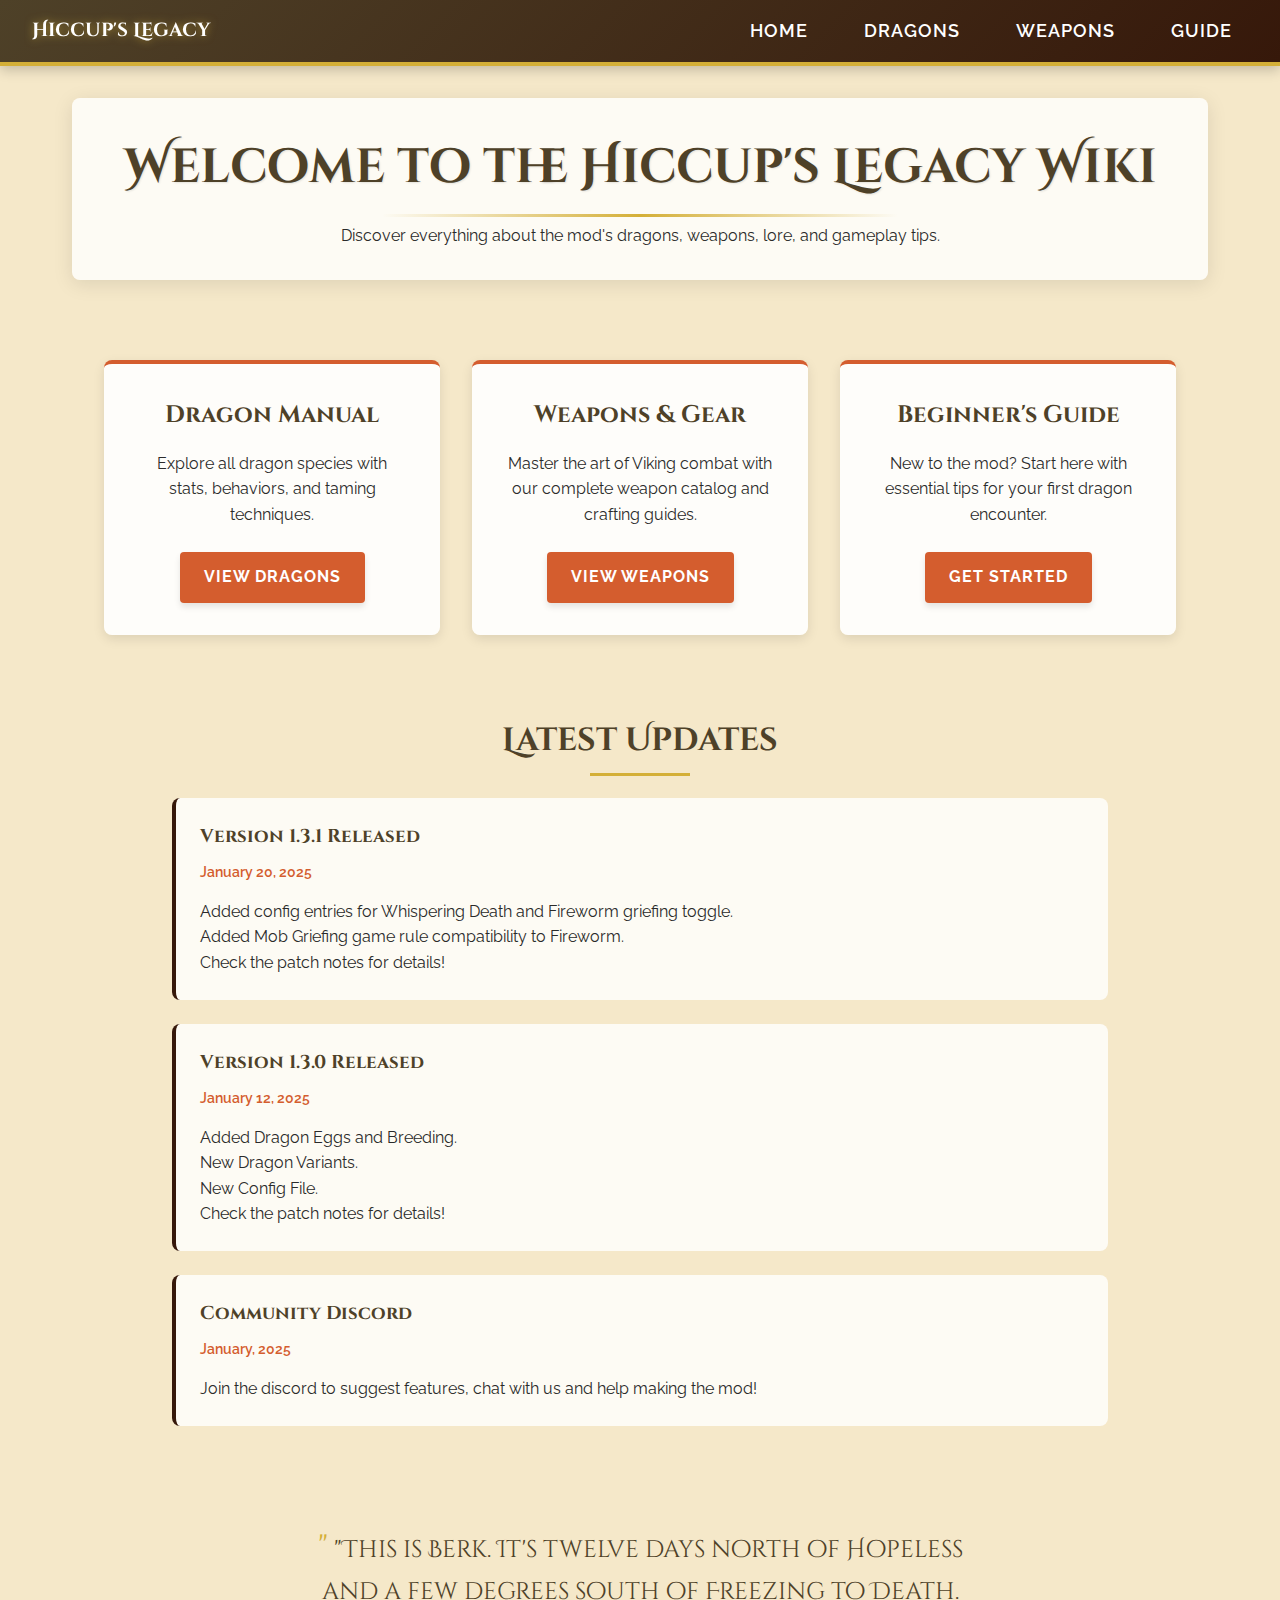
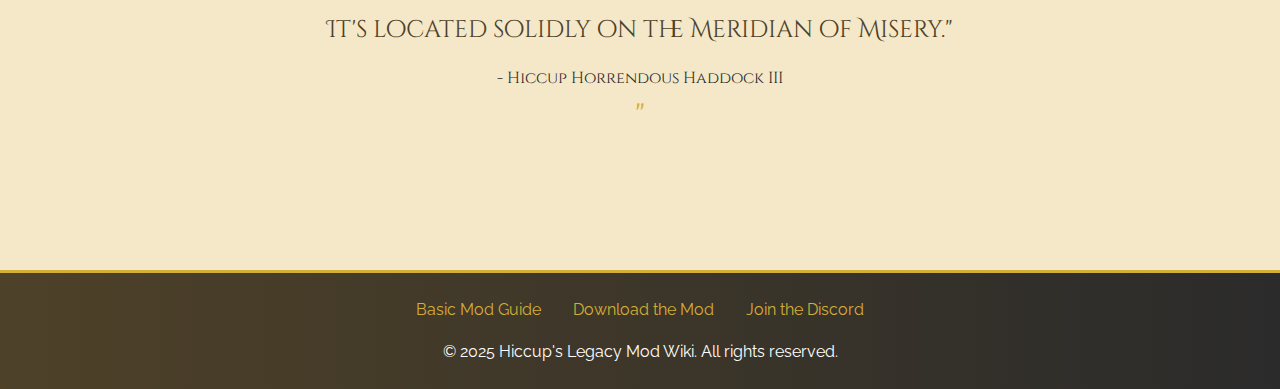
<file: index.html>
<!DOCTYPE html>
<html lang="en">
  <head>
    <meta charset="UTF-8" />
    <meta name="viewport" content="width=device-width, initial-scale=1" />
    <title>Home - Hiccup's Legacy Wiki</title>
    <link rel="stylesheet" href="css/style.css" />
    <link rel="stylesheet" href="css/index.css" />
    <link href="https://fonts.googleapis.com/css2?family=Cinzel:wght@700&family=Open+Sans&display=swap" rel="stylesheet" />
    <link
      href="https://fonts.googleapis.com/css2?family=Cinzel+Decorative:wght@400;700&family=Cinzel:wght@400;600&family=Raleway:wght@400;500;600&display=swap"
      rel="stylesheet"
    />
  </head>
  <body>
    <header>
      <h3 class="logo">Hiccup's Legacy</h3>
      <nav>
        <ul>
          <li><a href="index.html">Home</a></li>
          <li><a href="pages/dragons.html">Dragons</a></li>
          <li><a href="pages/weapons.html">Weapons</a></li>
          <li><a href="pages/guide.html">Guide</a></li>
        </ul>
      </nav>
    </header>

    <main>
      <section class="intro">
        <h1>Welcome to the Hiccup's Legacy Wiki</h1>
        <p>Discover everything about the mod's dragons, weapons, lore, and gameplay tips.</p>
      </section>

      <section class="featured-section">
        <div class="featured-card">
          <h2>Dragon Manual</h2>
          <p>Explore all dragon species with stats, behaviors, and taming techniques.</p>
          <a href="pages/dragons.html" class="btn">View Dragons</a>
        </div>

        <div class="featured-card">
          <h2>Weapons & Gear</h2>
          <p>Master the art of Viking combat with our complete weapon catalog and crafting guides.</p>
          <a href="pages/weapons.html" class="btn">View Weapons</a>
        </div>

        <div class="featured-card">
          <h2>Beginner's Guide</h2>
          <p>New to the mod? Start here with essential tips for your first dragon encounter.</p>
          <a href="pages/guide.html" class="btn">Get Started</a>
        </div>
      </section>

      <section class="news-section">
        <h2 class="section-title">Latest Updates</h2>
        <div class="news-card">
          <h3>Version 1.3.1 Released</h3>
          <p class="news-date">January 20, 2025</p>
          <p>Added config entries for Whispering Death and Fireworm griefing toggle.</p>
          <p>Added Mob Griefing game rule compatibility to Fireworm.</p>
          <p>Check the patch notes for details!</p>
        </div>
        <div class="news-card">
          <h3>Version 1.3.0 Released</h3>
          <p class="news-date">January 12, 2025</p>
          <p>Added Dragon Eggs and Breeding.</p>
          <p>New Dragon Variants.</p>
          <p>New Config File.</p>
          <p>Check the patch notes for details!</p>
        </div>
        <div class="news-card">
          <h3>Community Discord</h3>
          <p class="news-date">January, 2025</p>
          <p>Join the discord to suggest features, chat with us and help making the mod!</p>
        </div>
      </section>

      <section class="quote-section">
        <blockquote>
          "This is Berk. It's twelve days north of Hopeless and a few degrees south of Freezing to Death. It's located solidly on the Meridian of
          Misery."
          <cite>- Hiccup Horrendous Haddock III</cite>
        </blockquote>
      </section>
    </main>

    <footer>
      <div class="footer-links">
        <a href="pages/guide.html">Basic Mod Guide</a>
        <a href="https://curseforge.com/minecraft/mc-mods/hiccups-legacy" target="_blank">Download the Mod</a>
        <a href="https://discord.gg/mSjv4gPEuy" target="_blank">Join the Discord</a>
      </div>
      <p>&copy; 2025 Hiccup's Legacy Mod Wiki. All rights reserved.</p>
    </footer>
    <script src="js/script.js"></script>
  </body>
</html>
</file>
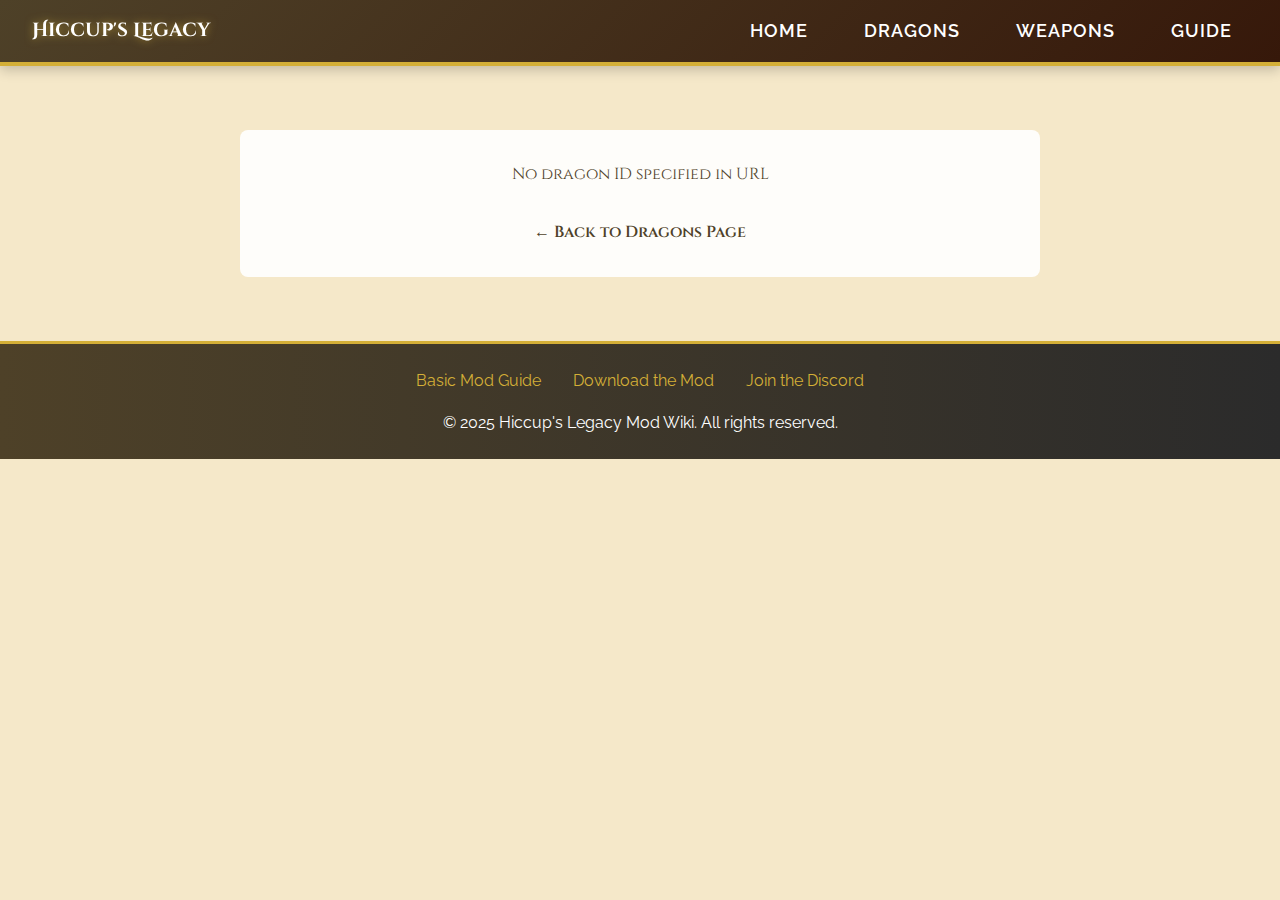
<file: pages/dragon.html>
<!DOCTYPE html>
<html lang="en">
  <head>
    <meta charset="UTF-8" />
    <meta name="viewport" content="width=device-width, initial-scale=1" />
    <title>Dragon - Hiccup's Legacy Wiki</title>
    <link rel="stylesheet" href="../css/style.css" />
    <link rel="stylesheet" href="../css/dragon.css" />
    <link
      href="https://fonts.googleapis.com/css2?family=Cinzel+Decorative:wght@400;700&family=Cinzel:wght@400;600&family=Raleway:wght@400;500;600&display=swap"
      rel="stylesheet"
    />
  </head>
  <body>
    <main id="dragonContainer">
      <div class="loading">Loading dragon data...</div>
    </main>

    <script src="../js/script.js"></script>
    <script src="../js/dragon.js"></script>
    <script src="../js/header-footer.js"></script>
  </body>
</html>
</file>
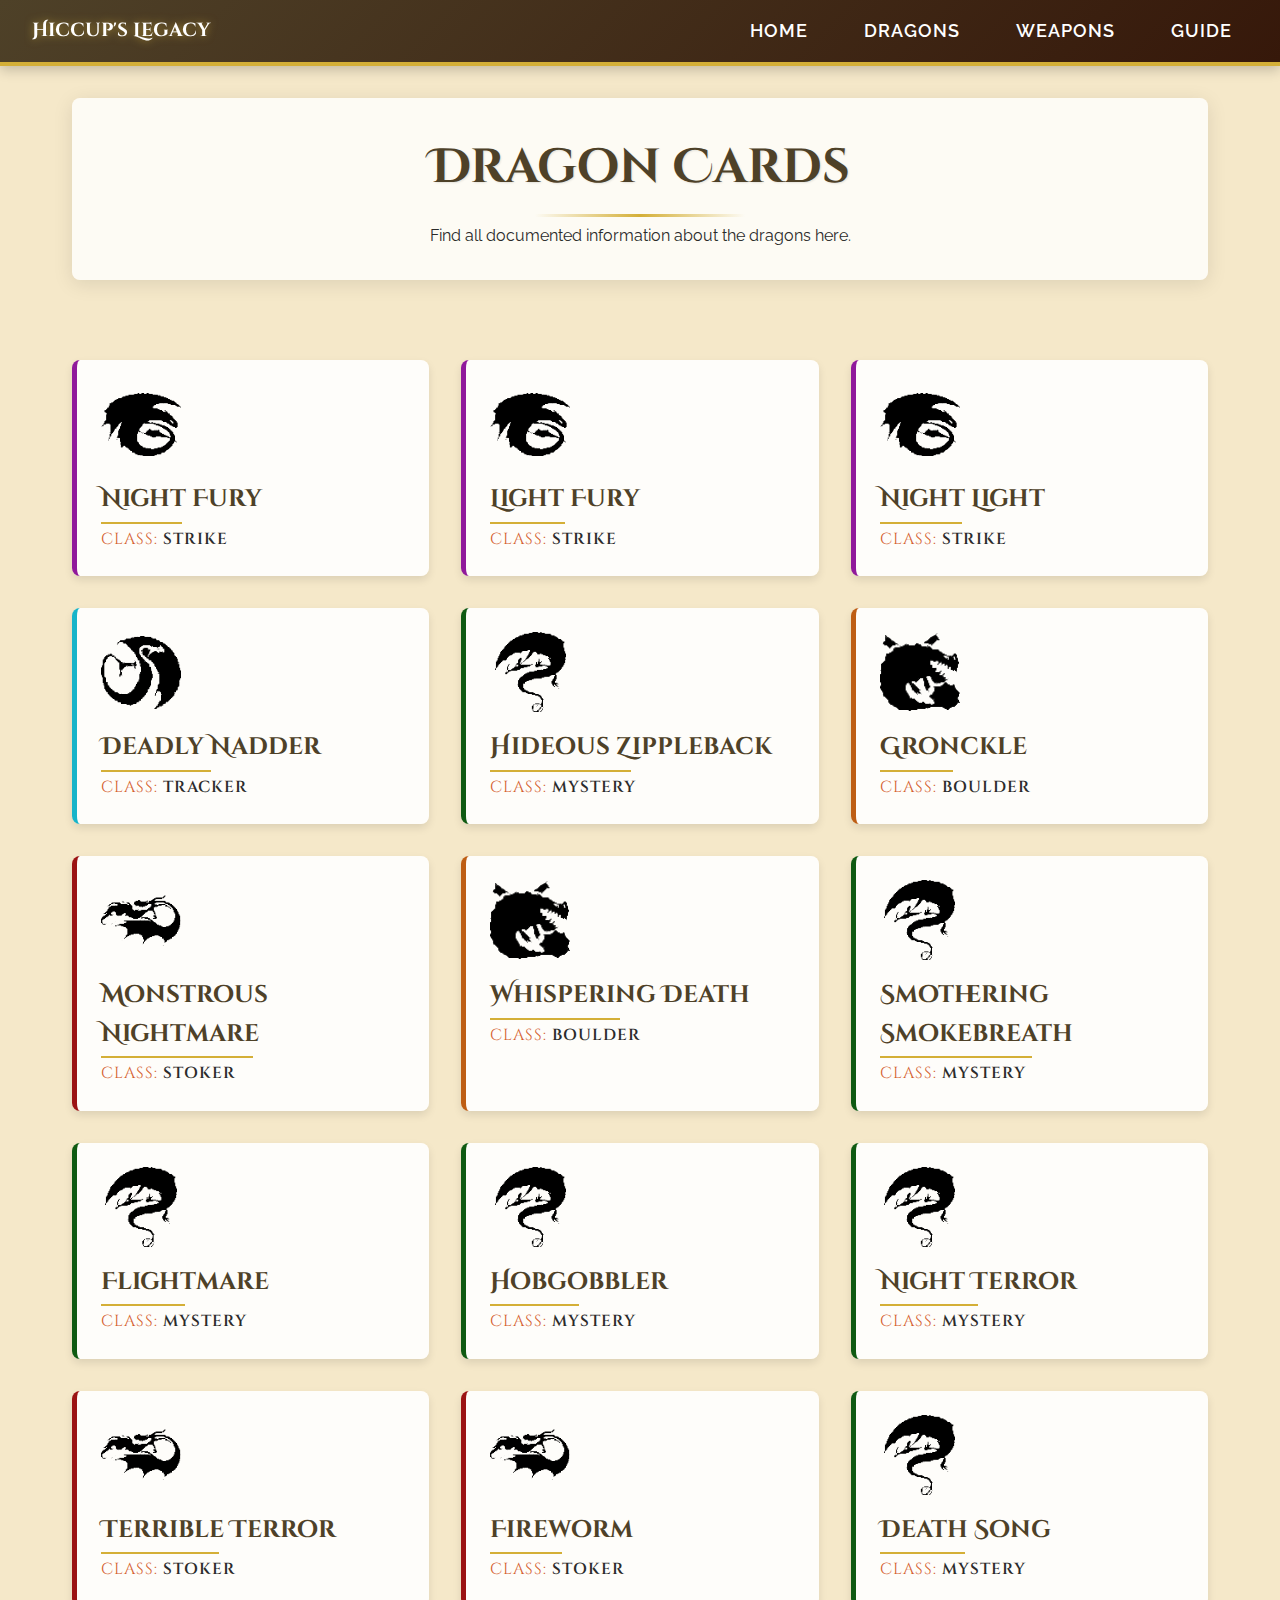
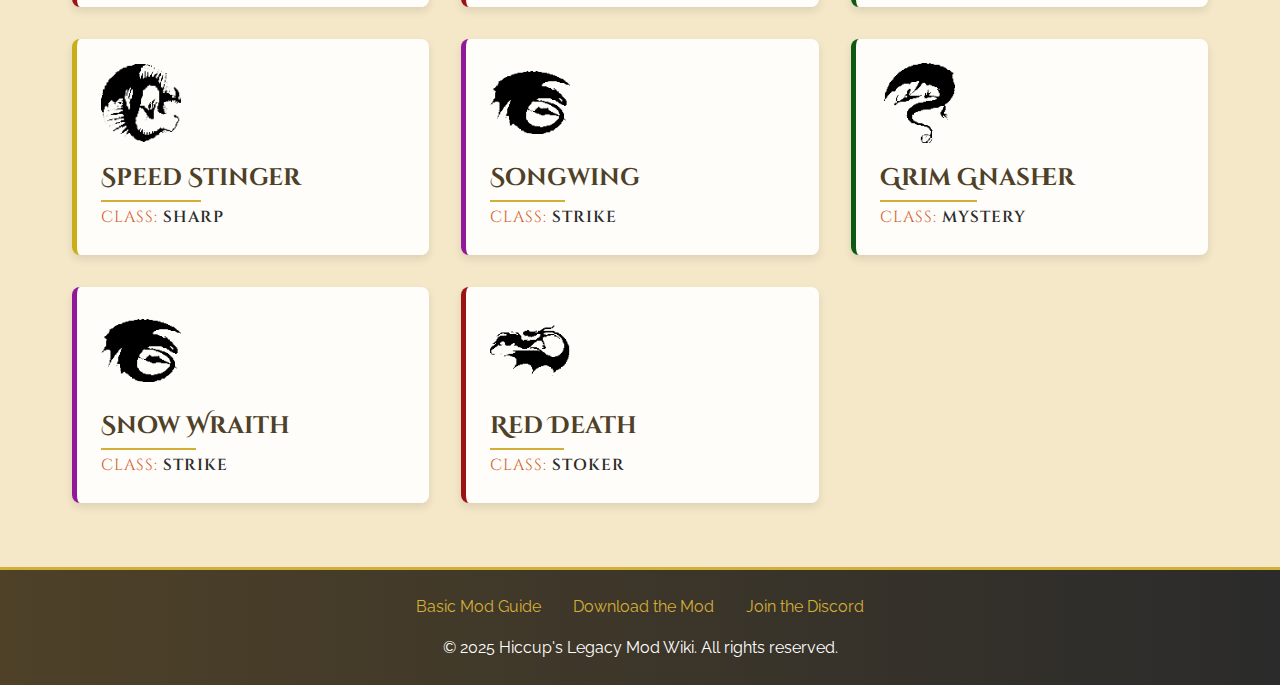
<file: pages/dragons.html>
<!DOCTYPE html>
<html lang="en">
  <head>
    <meta charset="UTF-8" />
    <meta name="viewport" content="width=device-width, initial-scale=1" />
    <title>Dragons - Hiccup's Legacy Wiki</title>
    <link rel="stylesheet" href="../css/style.css" />
    <link rel="stylesheet" href="../css/dragons.css" />
    <link
      href="https://fonts.googleapis.com/css2?family=Cinzel+Decorative:wght@400;700&family=Cinzel:wght@400;600&family=Raleway:wght@400;500;600&display=swap"
      rel="stylesheet"
    />
  </head>
  <body>
    <main>
      <section class="intro">
        <h1>Dragon Cards</h1>
        <p>Find all documented information about the dragons here.</p>
      </section>

      <div class="dragons-grid" id="dragonsContainer">
        <div class="loading">Loading dragon data...</div>
      </div>
    </main>

    <script src="../js/script.js"></script>
    <script src="../js/dragons.js"></script>
    <script src="../js/header-footer.js"></script>
  </body>
</html>
</file>
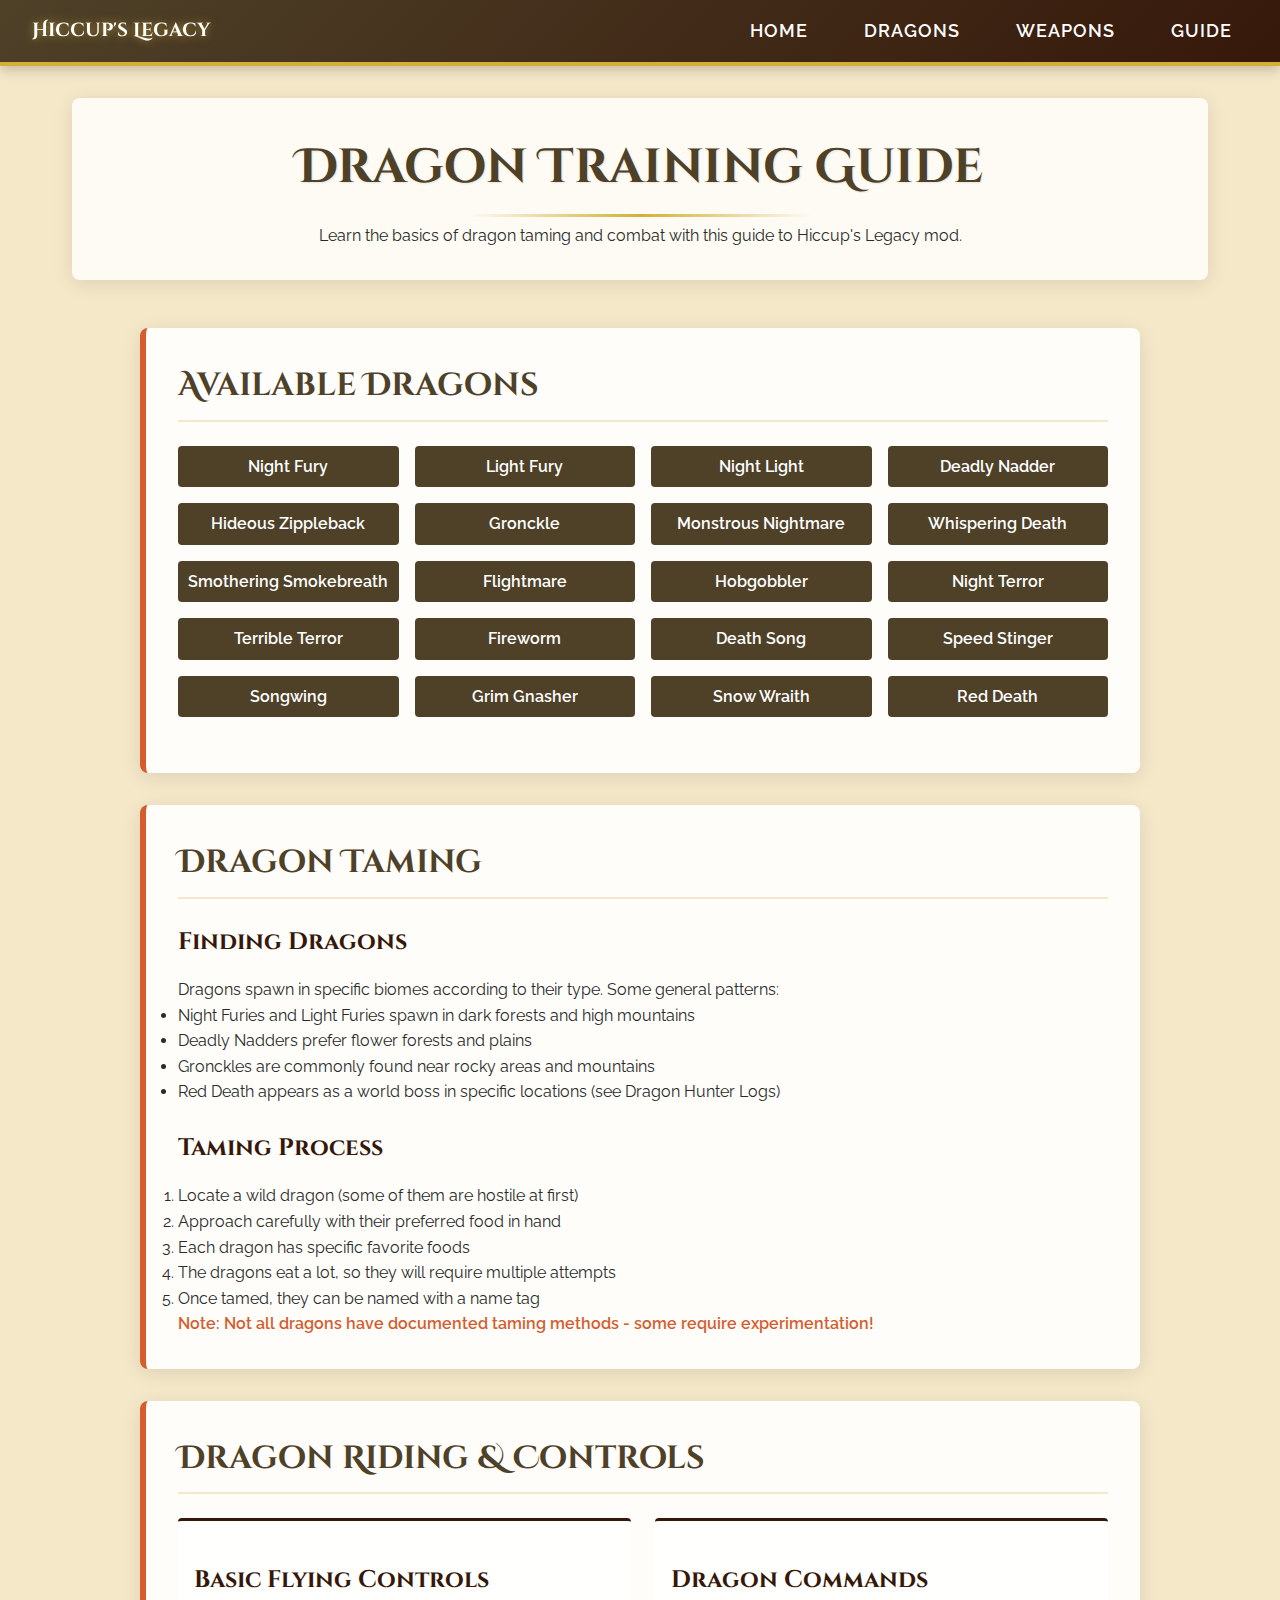
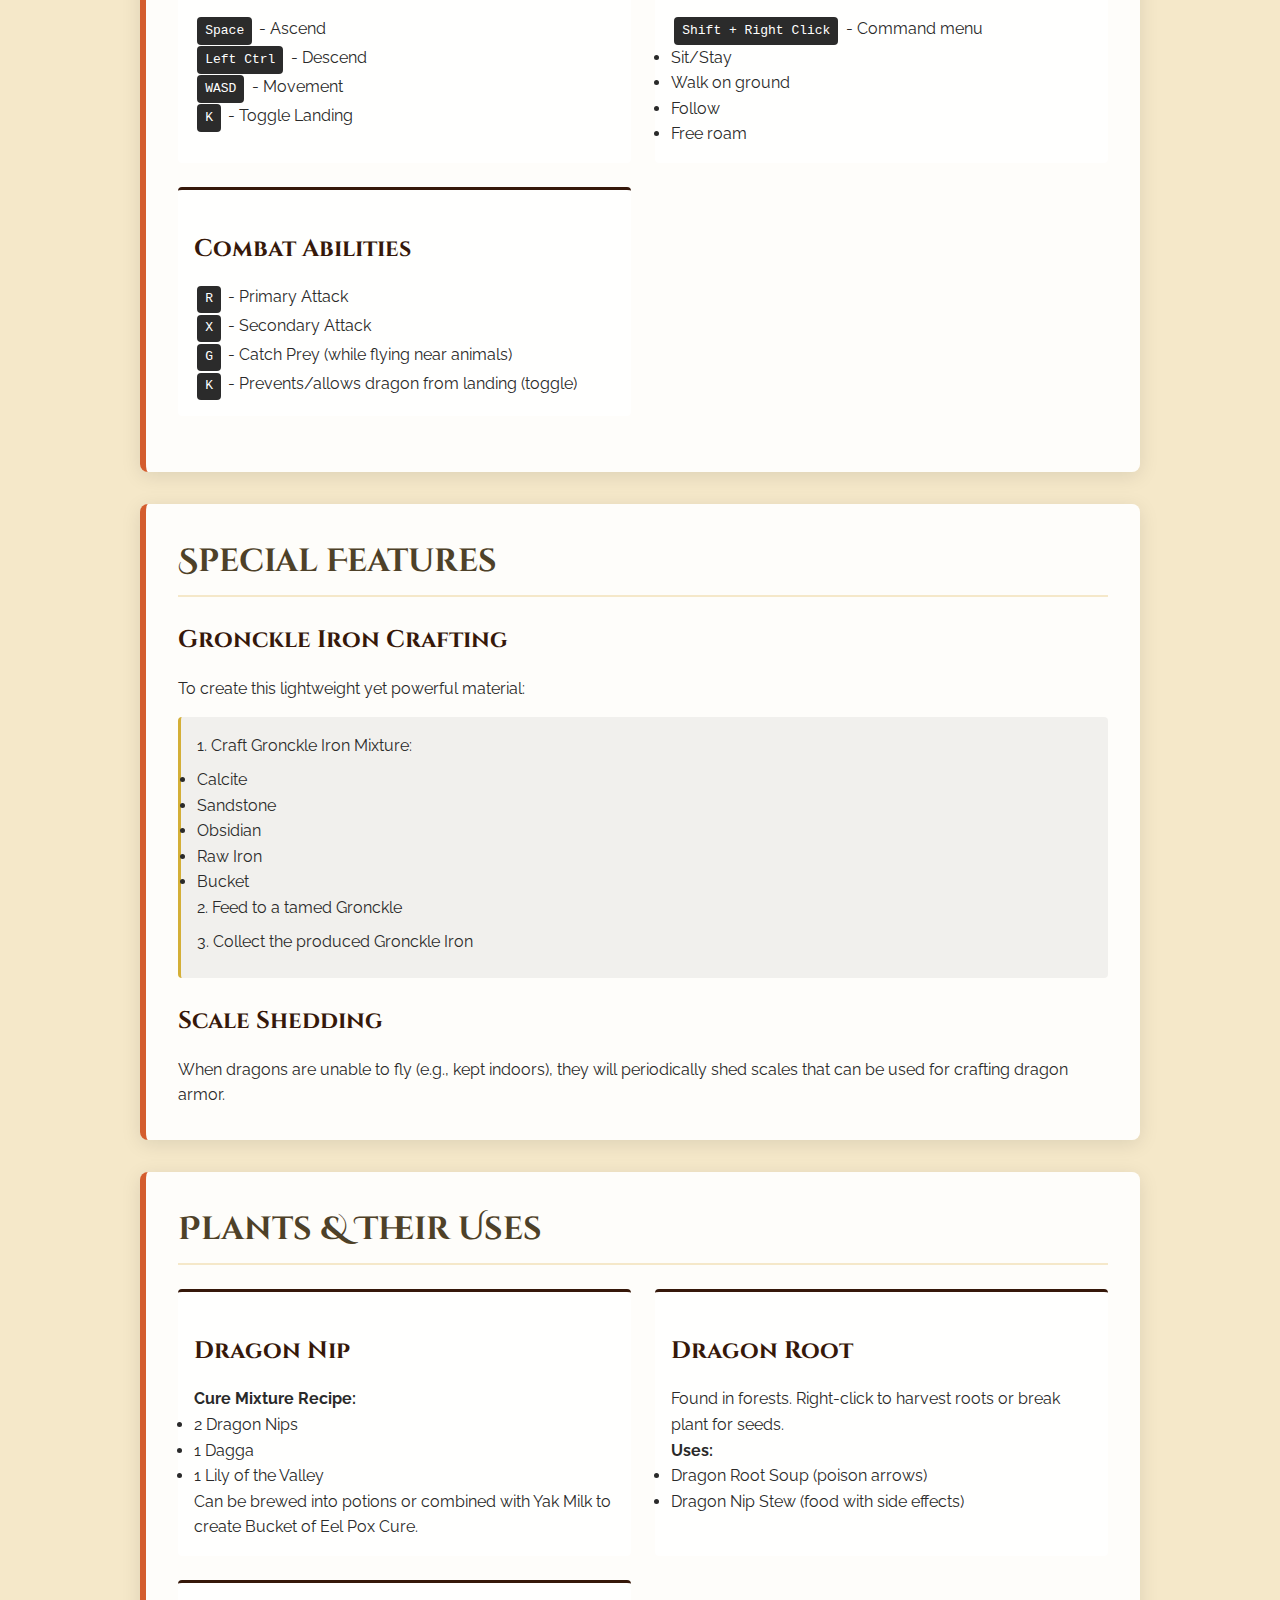
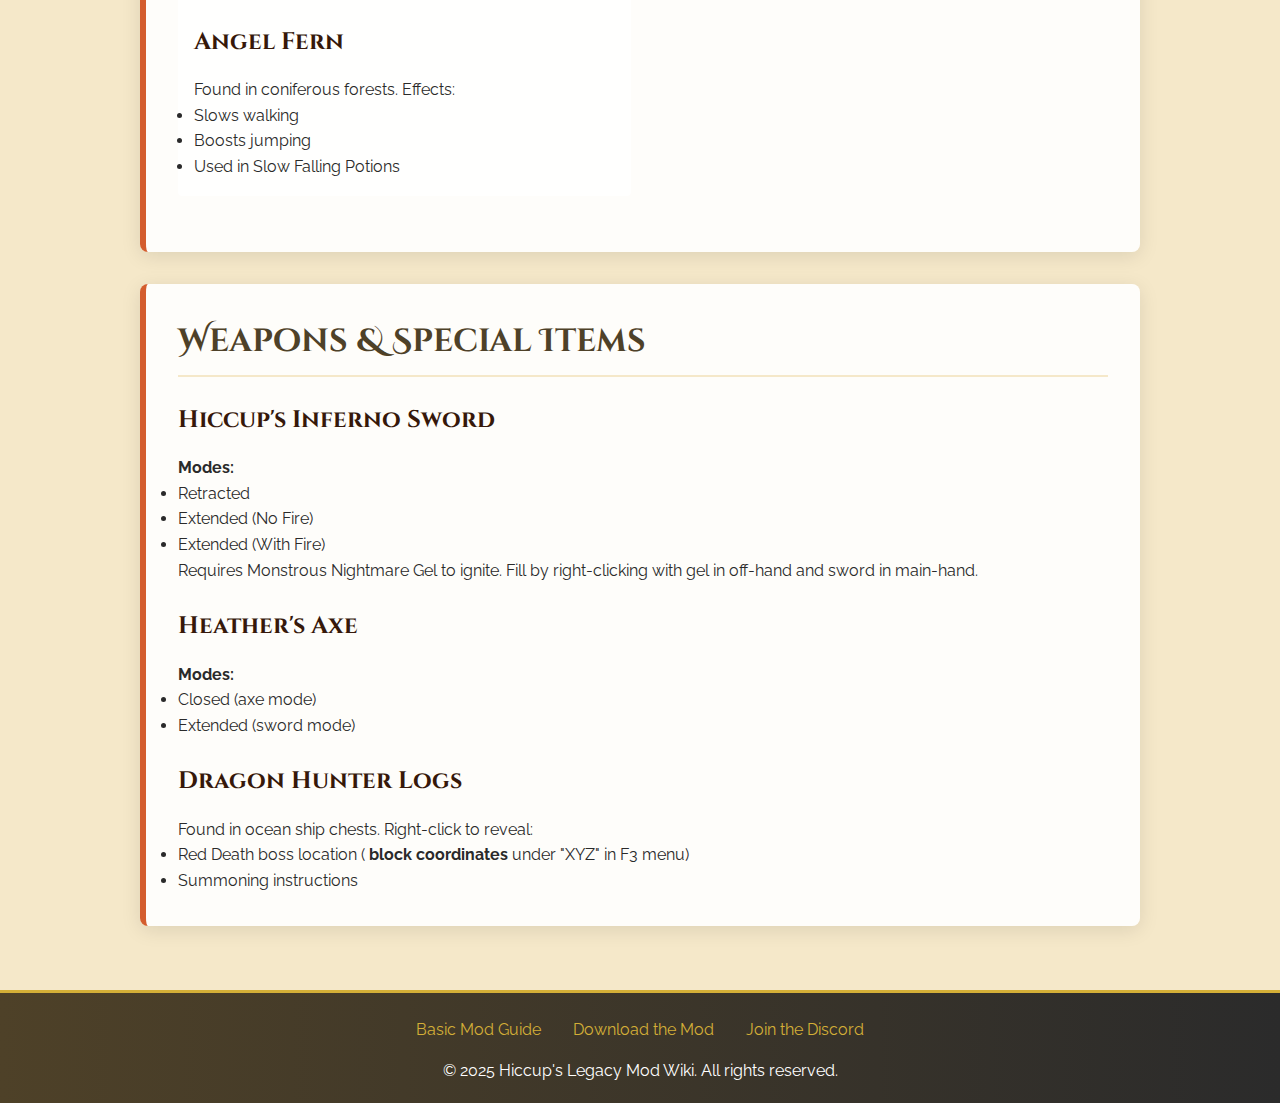
<file: pages/guide.html>
<!DOCTYPE html>
<html lang="en">
  <head>
    <meta charset="UTF-8" />
    <meta name="viewport" content="width=device-width, initial-scale=1" />
    <title>Dragon Guide - Hiccup's Legacy Wiki</title>
    <link rel="stylesheet" href="../css/style.css" />
    <link rel="stylesheet" href="../css/guide.css" />
    <link
      href="https://fonts.googleapis.com/css2?family=Cinzel+Decorative:wght@400;700&family=Cinzel:wght@400;600&family=Raleway:wght@400;500;600&display=swap"
      rel="stylesheet"
    />
  </head>
  <body>
    <main>
      <section class="intro">
        <h1>Dragon Training Guide</h1>
        <p>Learn the basics of dragon taming and combat with this guide to Hiccup's Legacy mod.</p>
      </section>

      <div class="guide-section">
        <h2>Available Dragons</h2>
        <div class="dragon-list"></div>
      </div>

      <div class="guide-section">
        <h2>Dragon Taming</h2>

        <h3>Finding Dragons</h3>
        <p>Dragons spawn in specific biomes according to their type. Some general patterns:</p>
        <ul>
          <li>Night Furies and Light Furies spawn in dark forests and high mountains</li>
          <li>Deadly Nadders prefer flower forests and plains</li>
          <li>Gronckles are commonly found near rocky areas and mountains</li>
          <li>Red Death appears as a world boss in specific locations (see Dragon Hunter Logs)</li>
        </ul>

        <h3>Taming Process</h3>
        <ol>
          <li>Locate a wild dragon (some of them are hostile at first)</li>
          <li>Approach carefully with their preferred food in hand</li>
          <li>Each dragon has specific favorite foods</li>
          <li>The dragons eat a lot, so they will require multiple attempts</li>
          <li>Once tamed, they can be named with a name tag</li>
        </ol>

        <p class="warning">Note: Not all dragons have documented taming methods - some require experimentation!</p>
      </div>

      <div class="guide-section">
        <h2>Dragon Riding & Controls</h2>

        <div class="feature-grid">
          <div class="feature-card">
            <h3>Basic Flying Controls</h3>
            <p>
              <span class="keybind">Space</span>
              - Ascend
            </p>
            <p>
              <span class="keybind">Left Ctrl</span>
              - Descend
            </p>
            <p>
              <span class="keybind">WASD</span>
              - Movement
            </p>
            <p>
              <span class="keybind">K</span>
              - Toggle Landing
            </p>
          </div>

          <div class="feature-card">
            <h3>Dragon Commands</h3>
            <p>
              <span class="keybind">Shift + Right Click</span>
              - Command menu
            </p>
            <ul>
              <li>Sit/Stay</li>
              <li>Walk on ground</li>
              <li>Follow</li>
              <li>Free roam</li>
            </ul>
          </div>

          <div class="feature-card">
            <h3>Combat Abilities</h3>
            <p>
              <span class="keybind">R</span>
              - Primary Attack
            </p>
            <p>
              <span class="keybind">X</span>
              - Secondary Attack
            </p>
            <p>
              <span class="keybind">G</span>
              - Catch Prey (while flying near animals)
            </p>
            <p>
              <span class="keybind">K</span>
              - Prevents/allows dragon from landing (toggle)
            </p>
          </div>
        </div>
      </div>

      <div class="guide-section">
        <h2>Special Features</h2>

        <h3>Gronckle Iron Crafting</h3>
        <p>To create this lightweight yet powerful material:</p>
        <div class="recipe">
          <div class="recipe-item">
            <!-- <img src="../images/items/gronckle_mixture.png" alt="Gronckle Iron Mixture"> -->
            <span>1. Craft Gronckle Iron Mixture:</span>
          </div>
          <ul>
            <li>Calcite</li>
            <li>Sandstone</li>
            <li>Obsidian</li>
            <li>Raw Iron</li>
            <li>Bucket</li>
          </ul>
          <div class="recipe-item">
            <!-- <img src="../images/items/gronckle.png" alt="Gronckle"> -->
            <span>2. Feed to a tamed Gronckle</span>
          </div>
          <div class="recipe-item">
            <!-- <img src="../images/items/gronckle_iron.png" alt="Gronckle Iron"> -->
            <span>3. Collect the produced Gronckle Iron</span>
          </div>
        </div>

        <h3>Scale Shedding</h3>
        <p>When dragons are unable to fly (e.g., kept indoors), they will periodically shed scales that can be used for crafting dragon armor.</p>
      </div>

      <div class="guide-section">
        <h2>Plants & Their Uses</h2>

        <div class="feature-grid">
          <div class="feature-card">
            <h3>Dragon Nip</h3>
            <p><strong>Cure Mixture Recipe:</strong></p>
            <ul>
              <li>2 Dragon Nips</li>
              <li>1 Dagga</li>
              <li>1 Lily of the Valley</li>
            </ul>
            <p>Can be brewed into potions or combined with Yak Milk to create Bucket of Eel Pox Cure.</p>
          </div>

          <div class="feature-card">
            <h3>Dragon Root</h3>
            <p>Found in forests. Right-click to harvest roots or break plant for seeds.</p>
            <p><strong>Uses:</strong></p>
            <ul>
              <li>Dragon Root Soup (poison arrows)</li>
              <li>Dragon Nip Stew (food with side effects)</li>
            </ul>
          </div>

          <div class="feature-card">
            <h3>Angel Fern</h3>
            <p>Found in coniferous forests. Effects:</p>
            <ul>
              <li>Slows walking</li>
              <li>Boosts jumping</li>
              <li>Used in Slow Falling Potions</li>
            </ul>
          </div>
        </div>
      </div>

      <div class="guide-section">
        <h2>Weapons & Special Items</h2>

        <h3>Hiccup's Inferno Sword</h3>
        <p><strong>Modes:</strong></p>
        <ul>
          <li>Retracted</li>
          <li>Extended (No Fire)</li>
          <li>Extended (With Fire)</li>
        </ul>
        <p>Requires Monstrous Nightmare Gel to ignite. Fill by right-clicking with gel in off-hand and sword in main-hand.</p>

        <h3>Heather's Axe</h3>
        <p><strong>Modes:</strong></p>
        <ul>
          <li>Closed (axe mode)</li>
          <li>Extended (sword mode)</li>
        </ul>

        <h3>Dragon Hunter Logs</h3>
        <p>Found in ocean ship chests. Right-click to reveal:</p>
        <ul>
          <li>
            Red Death boss location (
            <b>block coordinates</b>
            under "XYZ" in F3 menu)
          </li>
          <li>Summoning instructions</li>
        </ul>
      </div>
    </main>

    <script src="../js/script.js"></script>
    <script src="../js/guide.js"></script>
    <script src="../js/header-footer.js"></script>
  </body>
</html>
</file>
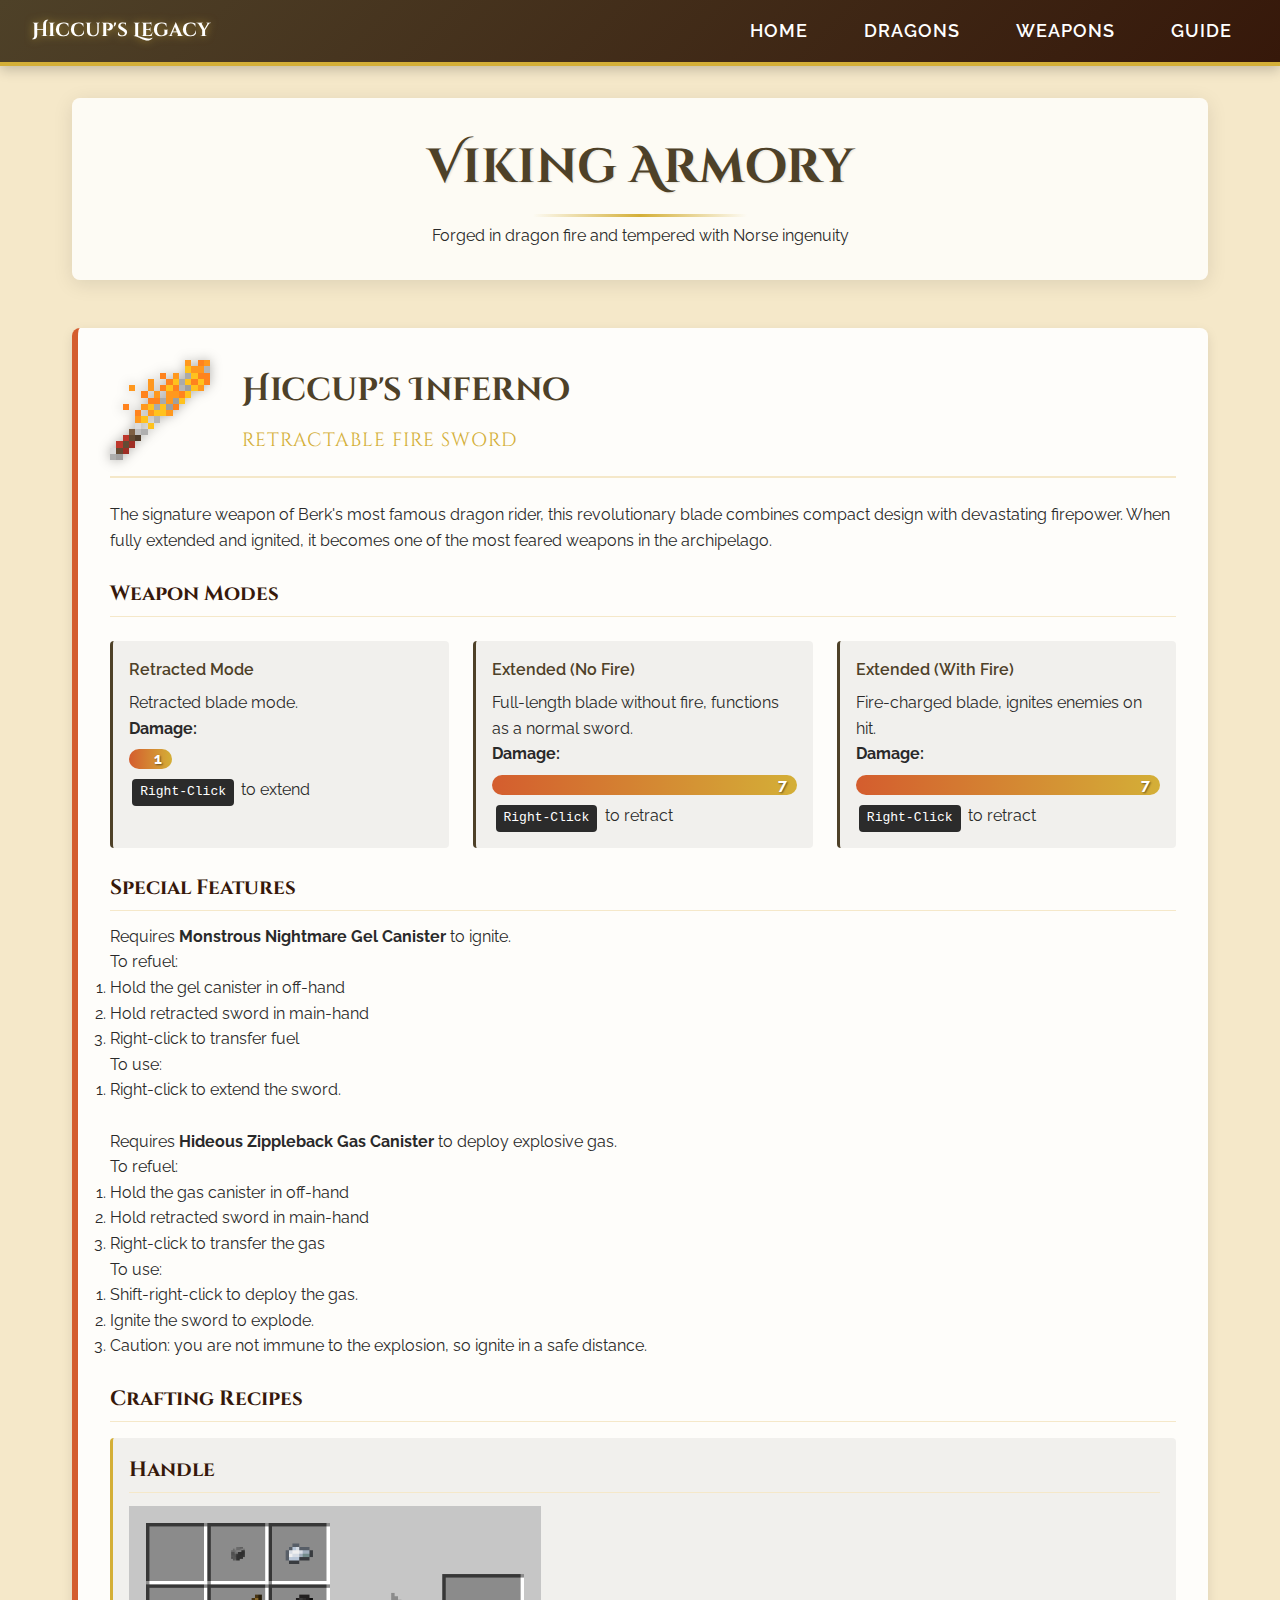
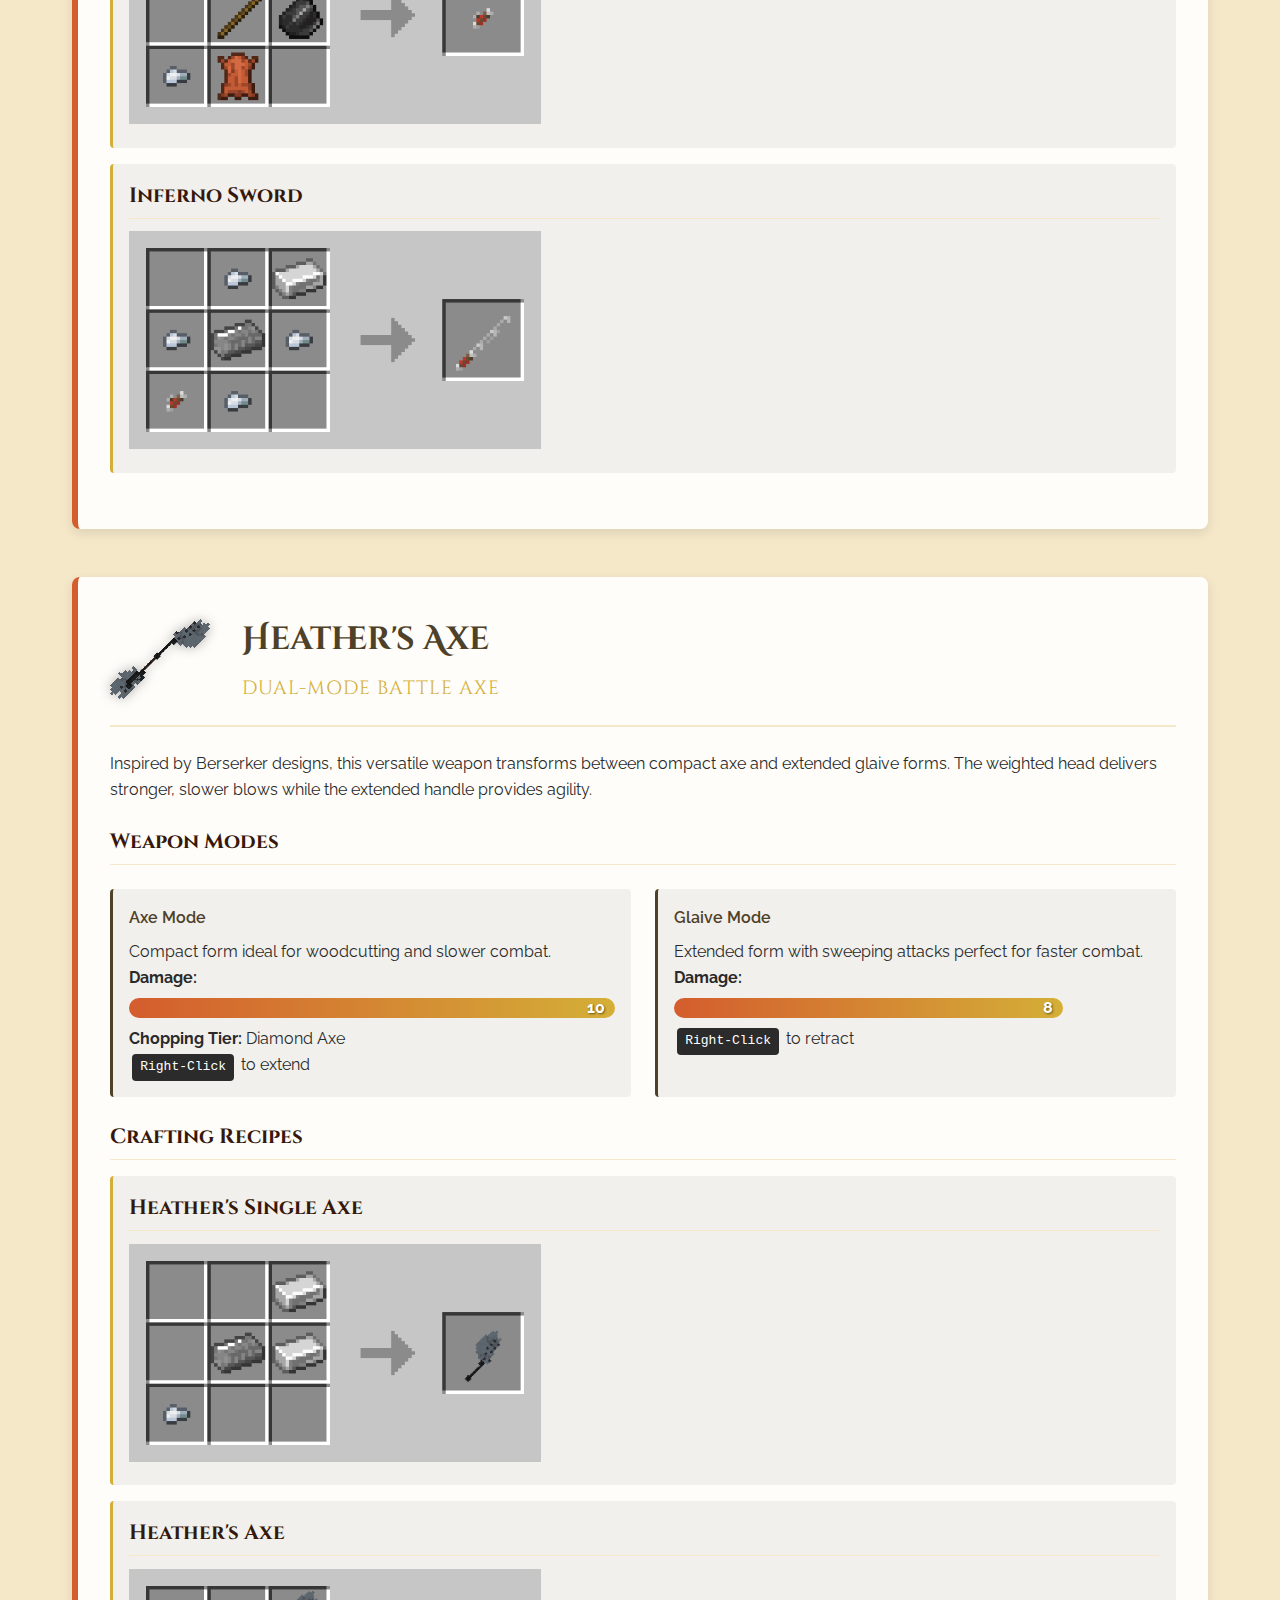
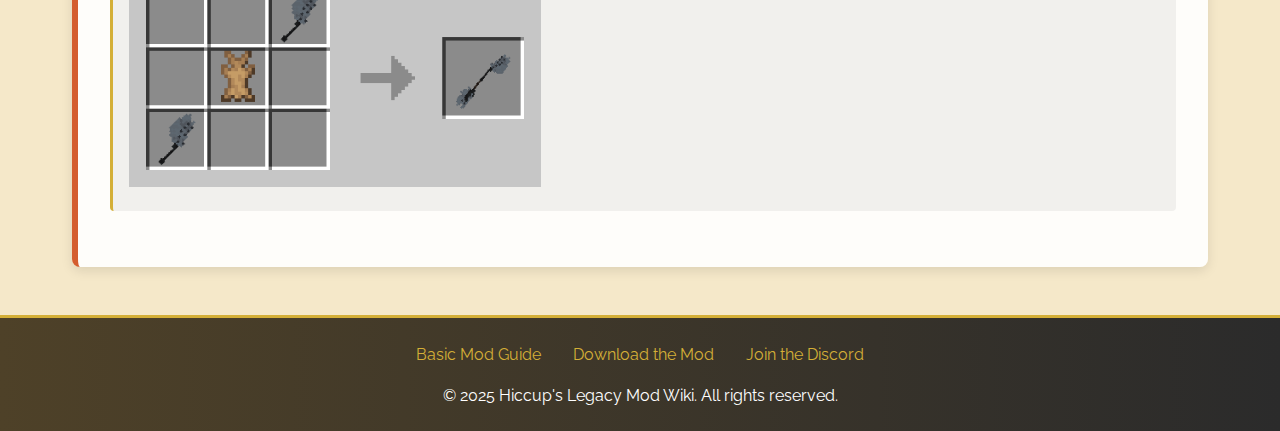
<file: pages/weapons.html>
<!DOCTYPE html>
<html lang="en">
  <head>
    <meta charset="UTF-8" />
    <meta name="viewport" content="width=device-width, initial-scale=1" />
    <title>Weapons - Hiccup's Legacy Wiki</title>
    <link rel="stylesheet" href="../css/style.css" />
    <link rel="stylesheet" href="../css/weapons.css" />
    <link
      href="https://fonts.googleapis.com/css2?family=Cinzel+Decorative:wght@400;700&family=Cinzel:wght@400;600&family=Raleway:wght@400;500;600&display=swap"
      rel="stylesheet"
    />
  </head>
  <body>
    <main class="weapons-container">
      <section class="intro">
        <h1>Viking Armory</h1>
        <p>Forged in dragon fire and tempered with Norse ingenuity</p>
      </section>

      <!-- Hiccup's Inferno -->
      <div class="weapon-card">
        <div class="weapon-header">
          <img src="../images/inferno.png" alt="Hiccup's Inferno" class="weapon-icon" />
          <div class="weapon-title">
            <h2 class="weapon-name">Hiccup's Inferno</h2>
            <p class="weapon-type">Retractable Fire Sword</p>
          </div>
        </div>

        <div class="weapon-section">
          <p>
            The signature weapon of Berk's most famous dragon rider, this revolutionary blade combines compact design with devastating firepower. When
            fully extended and ignited, it becomes one of the most feared weapons in the archipelago.
          </p>
        </div>

        <div class="weapon-section">
          <h3>Weapon Modes</h3>
          <div class="modes-container">
            <div class="mode-card">
              <div class="mode-name">Retracted Mode</div>
              <p>Retracted blade mode.</p>
              <p>
                <strong>Damage:</strong>
                <span class="damage-bar" style="width: 14%"><span class="damage-label">1</span></span>
              </p>
              <p>
                <span class="keybind">Right-Click</span>
                to extend
              </p>
            </div>
            <div class="mode-card">
              <div class="mode-name">Extended (No Fire)</div>
              <p>Full-length blade without fire, functions as a normal sword.</p>
              <p>
                <strong>Damage:</strong>
                <span class="damage-bar" style="width: 100%"><span class="damage-label">7</span></span>
              </p>
              <p>
                <span class="keybind">Right-Click</span>
                to retract
              </p>
            </div>
            <div class="mode-card">
              <div class="mode-name">Extended (With Fire)</div>
              <p>Fire-charged blade, ignites enemies on hit.</p>
              <p>
                <strong>Damage:</strong>
                <span class="damage-bar" style="width: 100%"><span class="damage-label">7</span></span>
              </p>
              <p>
                <span class="keybind">Right-Click</span>
                to retract
              </p>
            </div>
          </div>
        </div>

        <div class="weapon-section">
          <h3>Special Features</h3>
          <p>
            Requires
            <strong>Monstrous Nightmare Gel Canister</strong>
            to ignite.
            <br />
            To refuel:
          </p>
          <ol>
            <li>Hold the gel canister in off-hand</li>
            <li>Hold retracted sword in main-hand</li>
            <li>Right-click to transfer fuel</li>
          </ol>
          <p>To use:</p>
          <ol>
            <li>Right-click to extend the sword.</li>
          </ol>
          <br />
          <p>
            Requires
            <strong>Hideous Zippleback Gas Canister</strong>
            to deploy explosive gas.
            <br />
            To refuel:
          </p>
          <ol>
            <li>Hold the gas canister in off-hand</li>
            <li>Hold retracted sword in main-hand</li>
            <li>Right-click to transfer the gas</li>
          </ol>
          <p>To use:</p>
          <ol>
            <li>Shift-right-click to deploy the gas.</li>
            <li>Ignite the sword to explode.</li>
            <li>Caution: you are not immune to the explosion, so ignite in a safe distance.</li>
          </ol>
        </div>

        <div class="weapon-section">
          <h3>Crafting Recipes</h3>
          <div class="recipe">
            <h3>Handle</h3>
            <img src="../images/crafting/inferno_handle.png" alt="Inferno handle crafting">
          </div>
          <div class="recipe">
            <h3>Inferno Sword</h3>
            <img src="../images/crafting/inferno_sword.png" alt="Inferno sword crafting">
          </div>
        </div>
      </div>

      <!-- Heather's Axe -->
      <div class="weapon-card">
        <div class="weapon-header">
          <img src="../images/heather_axe.png" alt="Heather's Axe" class="weapon-icon" />
          <div class="weapon-title">
            <h2 class="weapon-name">Heather's Axe</h2>
            <p class="weapon-type">Dual-Mode Battle Axe</p>
          </div>
        </div>

        <div class="weapon-section">
          <p>
            Inspired by Berserker designs, this versatile weapon transforms between compact axe and extended glaive forms. The weighted head delivers
            stronger, slower blows while the extended handle provides agility.
          </p>
        </div>

        <div class="weapon-section">
          <h3>Weapon Modes</h3>
          <div class="modes-container">
            <div class="mode-card">
              <div class="mode-name">Axe Mode</div>
              <p>Compact form ideal for woodcutting and slower combat.</p>
              <p>
                <strong>Damage:</strong>
                <span class="damage-bar" style="width: 100%"><span class="damage-label">10</span></span>
              </p>
              <p>
                <strong>Chopping Tier:</strong>
                Diamond Axe
              </p>
              <p>
                <span class="keybind">Right-Click</span>
                to extend
              </p>
            </div>
            <div class="mode-card">
              <div class="mode-name">Glaive Mode</div>
              <p>Extended form with sweeping attacks perfect for faster combat.</p>
              <p>
                <strong>Damage:</strong>
                <span class="damage-bar" style="width: 80%"><span class="damage-label">8</span></span>
              </p>
              <p>
                <span class="keybind">Right-Click</span>
                to retract
              </p>
            </div>
          </div>
        </div>

        <div class="weapon-section">
          <h3>Crafting Recipes</h3>
          <div class="recipe">
            <h3>Heather's Single Axe</h3>
            <img src="../images/crafting/single_axe.png" alt="Single axe crafting">
          </div>
          <div class="recipe">
            <h3>Heather's Axe</h3>
            <img src="../images/crafting/double_axe.png" alt="Double axe crafting">
          </div>
        </div>
      </div> 

    <script src="../js/script.js"></script>
    <script src="../js/dragon.js"></script>
    <script src="../js/header-footer.js"></script>
  </body>
</html>
</file>
<file: css/index.css>
.featured-section {
  display: grid;
  grid-template-columns: repeat(auto-fit, minmax(300px, 1fr));
  gap: 2rem;
  padding: 2rem;
  margin: 2rem auto;
  max-width: 1200px;
}

.featured-card {
  background: rgba(255, 255, 255, 0.9);
  border-radius: 8px;
  padding: 2rem;
  text-align: center;
  box-shadow: 0 4px 12px rgba(0, 0, 0, 0.1);
  border-top: 4px solid var(--ember-orange);
  transition: transform 0.3s ease;
}

.featured-card:hover {
  transform: translateY(-5px);
  box-shadow: 0 8px 20px rgba(0, 0, 0, 0.15);
}

.featured-icon {
  width: 80px;
  height: 80px;
  margin-bottom: 1rem;
}

.featured-card h2 {
  font-family: "Cinzel", serif;
  color: var(--viking-blue);
  margin-bottom: 1rem;
  font-size: 1.5rem;
}

.featured-card p {
  margin-bottom: 1.5rem;
  color: var(--iron);
}

/* News Section */
.news-section {
  max-width: 1000px;
  margin: 3rem auto;
  padding: 0 2rem;
}

.section-title {
  font-family: "Cinzel Decorative", serif;
  color: var(--viking-blue);
  text-align: center;
  margin-bottom: 2rem;
  font-size: 2rem;
  position: relative;
}

.section-title::after {
  content: "";
  position: absolute;
  bottom: -10px;
  left: 50%;
  transform: translateX(-50%);
  width: 100px;
  height: 3px;
  background: var(--gold-accent);
}

.news-card {
  background: rgba(255, 255, 255, 0.8);
  border-radius: 8px;
  padding: 1.5rem;
  margin-bottom: 1.5rem;
  border-left: 4px solid var(--dragon-green);
}

.news-card h3 {
  font-family: "Cinzel", serif;
  color: var(--viking-blue);
  margin-bottom: 0.5rem;
}

.news-date {
  color: var(--ember-orange);
  font-size: 0.9rem;
  margin-bottom: 1rem;
  font-weight: 600;
}

.news-card p {
  line-height: 1.6;
}

/* Quote Section */
.quote-section {
  max-width: 800px;
  margin: 4rem auto;
  padding: 0 2rem;
  text-align: center;
}

blockquote {
  font-family: "Cinzel Decorative", serif;
  font-size: 1.5rem;
  color: var(--viking-blue);
  line-height: 1.6;
  position: relative;
  padding: 2rem;
}

blockquote::before,
blockquote::after {
  content: '"';
  color: var(--gold-accent);
  font-size: 2rem;
}

cite {
  display: block;
  margin-top: 1rem;
  font-family: "Cinzel", serif;
  font-size: 1rem;
  color: var(--iron);
  font-style: normal;
}

/* Subtitle */
.subtitle {
  font-size: 1.2rem;
  color: var(--iron);
  max-width: 800px;
  margin: 0 auto 2rem;
  text-align: center;
}

/* Responsive Adjustments */
@media (max-width: 768px) {
  .featured-section {
    grid-template-columns: 1fr;
    padding: 1rem;
  }

  blockquote {
    font-size: 1.2rem;
    padding: 1rem;
  }
}
</file>
<file: css/dragon.css>
.dragon-detail {
  max-width: 1000px;
  margin: 2rem auto;
  padding: 2rem;
  background: rgba(255, 255, 255, 0.9);
  border-radius: 8px;
  box-shadow: 0 4px 20px rgba(0, 0, 0, 0.1);
}

.dragon-header {
  display: flex;
  flex-wrap: wrap;
  align-items: center;
  gap: 2rem;
  margin-bottom: 2rem;
  border-bottom: 2px solid var(--parchment);
  padding-bottom: 1.5rem;
}

.dragon-class-icon {
  width: 120px;
  height: 120px;
  object-fit: contain;
}

.dragon-title {
  flex: 1;
  min-width: 300px;
}

.dragon-name {
  font-family: "Cinzel Decorative", serif;
  color: var(--viking-blue);
  font-size: 2.5rem;
  margin-bottom: 0.5rem;
}

.dragon-class {
  font-family: "Cinzel", serif;
  color: var(--gold-accent);
  font-size: 1.5rem;
  text-transform: uppercase;
  letter-spacing: 1px;
}

.dragon-info-section {
  margin-bottom: 2rem;
}

.dragon-info-section h2 {
  font-family: "Cinzel", serif;
  color: var(--viking-blue);
  font-size: 1.8rem;
  margin-bottom: 1rem;
  padding-bottom: 0.5rem;
  border-bottom: 2px solid var(--parchment);
}

.dragon-description {
  font-size: 1.1rem;
  line-height: 1.8;
}

.dragon-habitat,
.dragon-foods,
.dragon-tameable {
  display: flex;
  flex-wrap: wrap;
  gap: 1rem;
}

.habitat-tag,
.food-tag,
.tameable-tag {
  background: var(--dragon-green);
  color: white;
  padding: 0.5rem 1rem;
  border-radius: 20px;
  font-size: 0.9rem;
}

.food-tag {
  background: var(--ember-orange);
}

.tameable-tag {
  background: var(--viking-blue);
}

.back-link {
  display: inline-block;
  margin-top: 2rem;
  color: var(--viking-blue);
  text-decoration: none;
  font-weight: 600;
  transition: color 0.3s ease;
}

.back-link:hover {
  color: var(--ember-orange);
}

.back-link::before {
  content: "← ";
}

.error-message {
  text-align: center;
  padding: 2rem;
  font-family: "Cinzel", serif;
  color: var(--viking-blue);
  background: rgba(255, 255, 255, 0.9);
  border-radius: 8px;
  max-width: 800px;
  margin: 2rem auto;
}

.boulder {
  border-left: 6px solid var(--boulder);
}

.strike {
  border-left: 6px solid var(--strike);
}

.tidal {
  border-left: 6px solid var(--tidal);
}

.stoker {
  border-left: 6px solid var(--stoker);
}

.sharp {
  border-left: 6px solid var(--sharp);
}

.mystery {
  border-left: 6px solid var(--mystery);
}

.tracker {
  border-left: 6px solid var(--tracker);
}

@media (max-width: 768px) {
  .dragon-header {
    flex-direction: column;
    text-align: center;
  }

  .dragon-title {
    min-width: auto;
  }

  .dragon-name {
    font-size: 2rem;
  }
}
</file>
<file: css/dragons.css>
.dragons-grid {
  display: grid;
  grid-template-columns: repeat(auto-fill, minmax(280px, 1fr));
  gap: 2rem;
  padding: 2rem 0;
}

.dragon-card {
  background: rgba(255, 255, 255, 0.9);
  border-radius: 8px;
  padding: 1.5rem;
  box-shadow: 0 4px 8px rgba(0, 0, 0, 0.1);
  transition: all 0.3s ease;
  cursor: pointer;
  border-left: 5px solid var(--dragon-green);
  position: relative;
  overflow: hidden;
}

.dragon-card::before {
  content: "";
  position: absolute;
  top: 0;
  left: 0;
  width: 100%;
  height: 4px;
  /* background: linear-gradient(90deg, var(--ember-orange), var(--gold-accent)); */
  transform: scaleX(0);
  transform-origin: left;
  transition: transform 0.3s ease;
}

.dragon-card:hover {
  transform: translateY(-5px);
  box-shadow: 0 8px 16px rgba(0, 0, 0, 0.15);
}

.dragon-card:hover::before {
  transform: scaleX(1);
}

.class-icon {
  width: 80px;
  height: 80px;
  object-fit: contain;
  margin-bottom: 1rem;
  display: block;
  transition: transform 0.3s ease;
}

.dragon-card:hover .class-icon {
  transform: scale(1.1);
}

.dragon-name {
  font-family: "Cinzel Decorative", serif;
  color: var(--viking-blue);
  font-size: 1.5rem;
  margin-bottom: 0.5rem;
  position: relative;
  display: inline-block;
}

.dragon-name::after {
  content: "";
  position: absolute;
  bottom: -5px;
  left: 0;
  width: 50%;
  height: 2px;
  background: var(--gold-accent);
  transition: width 0.3s ease;
}

.dragon-card:hover .dragon-name::after {
  width: 100%;
}

.dragon-class {
  font-family: "Cinzel", serif;
  color: var(--iron);
  font-size: 1rem;
  font-weight: 600;
  text-transform: uppercase;
  letter-spacing: 1px;
}

.dragon-class::before {
  content: "Class: ";
  color: var(--ember-orange);
  font-weight: normal;
}

.loading {
  text-align: center;
  padding: 2rem;
  font-family: "Cinzel", serif;
  color: var(--viking-blue);
}

.page-header {
  text-align: center;
  margin-bottom: 2rem;
  position: relative;
}

.page-header h1 {
  font-family: "Cinzel Decorative", serif;
  font-size: 2.5rem;
  color: var(--viking-blue);
  display: inline-block;
}

.page-header h1::after {
  content: "";
  position: absolute;
  bottom: -10px;
  left: 50%;
  transform: translateX(-50%);
  width: 100px;
  height: 3px;
  background: var(--gold-accent);
}

.boulder {
  border-left: 5px solid var(--boulder);
}

.boulder::before {
  background-color: var(--boulder);
}

.strike {
  border-left: 5px solid var(--strike);
}

.strike::before {
  background-color: var(--strike);
}

.tidal {
  border-left: 5px solid var(--tidal);
}

.tidal::before {
  background-color: var(--tidal);
}

.stoker {
  border-left: 5px solid var(--stoker);
}

.stoker::before {
  background-color: var(--stoker);
}

.sharp {
  border-left: 5px solid var(--sharp);
}

.sharp::before {
  background-color: var(--sharp);
}

.mystery {
  border-left: 5px solid var(--mystery);
}

.mystery::before {
  background-color: var(--mystery);
}

.tracker {
  border-left: 5px solid var(--tracker);
}

.tracker::before {
  background-color: var(--tracker);
}
</file>
<file: css/guide.css>
.guide-section {
  max-width: 1000px;
  margin: 2rem auto;
  padding: 2rem;
  background: rgba(255, 255, 255, 0.9);
  border-radius: 8px;
  box-shadow: 0 4px 20px rgba(0, 0, 0, 0.1);
  border-left: 6px solid var(--ember-orange);
}

.guide-section h1 {
   font-family: "Cinzel Decorative", serif;
   color: var(--viking-blue);
   font-size: 2.3rem;
}

.guide-section h2 {
  font-family: "Cinzel Decorative", serif;
  color: var(--viking-blue);
  font-size: 2rem;
  margin-bottom: 1.5rem;
  border-bottom: 2px solid var(--parchment);
  padding-bottom: 0.5rem;
}

.guide-section h3 {
  font-family: "Cinzel", serif;
  color: var(--dragon-green);
  font-size: 1.5rem;
  margin: 1.5rem 0 1rem;
}

.dragon-list {
  display: grid;
  grid-template-columns: repeat(auto-fill, minmax(200px, 1fr));
  gap: 1rem;
  margin: 1.5rem 0;
}

.dragon-tag {
  background: var(--viking-blue);
  color: white;
  padding: 0.5rem;
  border-radius: 4px;
  text-align: center;
  font-weight: 600;
}

.keybind {
  display: inline-block;
  background: var(--iron);
  color: white;
  padding: 0.2rem 0.5rem;
  border-radius: 4px;
  font-family: monospace;
  margin: 0 0.2rem;
}

.recipe {
  background: rgba(0, 0, 0, 0.05);
  padding: 1rem;
  border-radius: 4px;
  margin: 1rem 0;
  border-left: 3px solid var(--gold-accent);
}

.recipe-item {
  display: flex;
  align-items: center;
  margin-bottom: 0.5rem;
}

.recipe-item img {
  width: 32px;
  height: 32px;
  margin-right: 0.5rem;
}

.warning {
  color: var(--ember-orange);
  font-weight: 600;
}

.feature-grid {
  display: grid;
  grid-template-columns: repeat(auto-fill, minmax(300px, 1fr));
  gap: 1.5rem;
  margin: 1.5rem 0;
}

.feature-card {
  background: rgba(255, 255, 255, 0.8);
  padding: 1rem;
  border-radius: 4px;
  border-top: 3px solid var(--dragon-green);
}

@media (max-width: 768px) {
  .dragon-list {
    grid-template-columns: repeat(auto-fill, minmax(150px, 1fr));
  }

  .feature-grid {
    grid-template-columns: 1fr;
  }
}
</file>
<file: css/weapons.css>
.weapons-container {
  max-width: 1200px;
  margin: 2rem auto;
  padding: 0 2rem;
}

.weapon-card {
  background: rgba(255, 255, 255, 0.9);
  border-radius: 8px;
  padding: 2rem;
  margin-bottom: 3rem;
  box-shadow: 0 4px 12px rgba(0, 0, 0, 0.1);
  border-left: 6px solid var(--ember-orange);
  transition: transform 0.3s ease;
}

.weapon-header {
  display: flex;
  flex-wrap: wrap;
  align-items: center;
  gap: 2rem;
  margin-bottom: 1.5rem;
  padding-bottom: 1rem;
  border-bottom: 2px solid var(--parchment);
}

.weapon-icon {
  image-rendering: pixelated;
  image-rendering: crisp-edges;
  width: 100px;
  height: 100px;
  object-fit: contain;
  filter: drop-shadow(0 0 6px rgba(0, 0, 0, 0.3));
}

.weapon-title {
  flex: 1;
  min-width: 300px;
}

.weapon-name {
  font-family: "Cinzel Decorative", serif;
  color: var(--viking-blue);
  font-size: 2rem;
  margin-bottom: 0.5rem;
}

.weapon-type {
  font-family: "Cinzel", serif;
  color: var(--gold-accent);
  font-size: 1.2rem;
  text-transform: uppercase;
  letter-spacing: 1px;
}

.weapon-section {
  margin-bottom: 1.5rem;
}

.weapon-section h3 {
  font-family: "Cinzel", serif;
  color: var(--dragon-green);
  font-size: 1.3rem;
  margin-bottom: 0.8rem;
  border-bottom: 1px solid var(--parchment);
  padding-bottom: 0.3rem;
}

.modes-container {
  display: flex;
  flex-wrap: wrap;
  gap: 1.5rem;
  margin: 1.5rem 0;
}

.mode-card {
  flex: 1;
  min-width: 250px;
  background: rgba(0, 0, 0, 0.05);
  padding: 1rem;
  border-radius: 4px;
  border-left: 3px solid var(--viking-blue);
}

.mode-name {
  font-weight: 600;
  color: var(--viking-blue);
  margin-bottom: 0.5rem;
}

.keybind {
  display: inline-block;
  background: var(--iron);
  color: white;
  padding: 0.2rem 0.5rem;
  border-radius: 4px;
  font-family: monospace;
  margin: 0 0.2rem;
}

.recipe {
  background: rgba(0, 0, 0, 0.05);
  padding: 1rem;
  border-radius: 4px;
  margin: 1rem 0;
  border-left: 3px solid var(--gold-accent);
}

.recipe img {
  width: clamp(40%, 200px, 500px);
  height: auto;
}

.recipe-item {
  display: flex;
  align-items: center;
  margin-bottom: 0.5rem;
}

.damage-bar {
  height: 20px;
  width: 100%;
  background: linear-gradient(to right, var(--ember-orange), var(--gold-accent));
  border-radius: 10px;
  margin: 0.5rem 0;
  display: block;
  position: relative;
}

.damage-label {
  position: absolute;
  right: 10px;
  color: white;
  font-weight: bold;
  text-shadow: 1px 1px 2px rgba(0, 0, 0, 0.5);
  line-height: 20px;
}

@media (max-width: 768px) {
  .weapon-header {
    flex-direction: column;
    text-align: center;
  }

  .weapon-title {
    min-width: auto;
  }
}
</file>
<file: css/style.css>
/* Base Reset */
* {
  margin: 0;
  padding: 0;
  box-sizing: border-box;
}

:root {
  /* --viking-blue: #1a3a5f; */
  --viking-blue: #4e4128;
  /* --dragon-green: #3a6b3a; */
  --dragon-green: #36180a;
  --ember-orange: #d45d2e;
  --parchment: #f5e8c9;
  /* --iron: #5a5a5a; */
  --iron: #2b2b2b;
  --gold-accent: #d4af37;

  --boulder: #be5e14;
  --strike: #90199b;
  --tidal: #2d17ac;
  --stoker: #9b1313;
  --tracker: #17b4c9;
  --mystery: #0f5a12;
  --sharp: #c9ae17;
}

body {
  font-family: "Raleway", "Open Sans", sans-serif;
  background-color: var(--parchment);
  color: #2a2a2a;
  line-height: 1.6;
  background-attachment: fixed;
}

/* Header */
header {
  background: linear-gradient(135deg, var(--viking-blue), var(--dragon-green));
  color: white;
  display: flex;
  flex-wrap: wrap;
  align-items: center;
  justify-content: space-between;
  padding: 1rem 2rem;
  border-bottom: 4px solid var(--gold-accent);
  box-shadow: 0 4px 12px rgba(0, 0, 0, 0.2);
}

header .logo {
  max-width: 220px;
  width: fit-content;
  filter: drop-shadow(0 0 4px rgba(212, 175, 55, 0.7));
  font-family: "Cinzel Decorative", "Cinzel", serif;
}

nav ul {
  list-style: none;
  display: flex;
  gap: 1.5rem;
}

nav a {
  color: white;
  text-decoration: none;
  font-weight: 600;
  font-size: 1.1rem;
  text-transform: uppercase;
  letter-spacing: 1px;
  padding: 0.5rem 1rem;
  border-radius: 4px;
  transition: all 0.3s ease;
  position: relative;
}

nav a:hover {
  color: var(--gold-accent);
  background: rgba(0, 0, 0, 0.2);
}

nav a::after {
  content: "";
  position: absolute;
  bottom: -4px;
  left: 0;
  width: 0;
  height: 2px;
  background: var(--gold-accent);
  transition: width 0.3s ease;
}

nav a:hover::after {
  width: 100%;
}

/* Main Content */
main {
  padding: 2rem;
  max-width: 1200px;
  margin: 0 auto;
}

.intro {
  text-align: center;
  margin-bottom: 3rem;
  padding: 2rem;
  background: rgba(255, 255, 255, 0.8);
  border-radius: 8px;
  box-shadow: 0 4px 20px rgba(0, 0, 0, 0.1);
}

.intro h1 {
  font-family: "Cinzel Decorative", "Cinzel", serif;
  font-size: 3rem;
  margin-bottom: 1rem;
  color: var(--viking-blue);
  text-shadow: 1px 1px 2px rgba(0, 0, 0, 0.1);
  position: relative;
  display: inline-block;
}

.intro h1::after {
  content: "";
  position: absolute;
  bottom: -10px;
  left: 25%;
  width: 50%;
  height: 3px;
  background: linear-gradient(90deg, transparent, var(--gold-accent), transparent);
}

/* Dragon-themed Cards */
.card {
  background: white;
  border-radius: 8px;
  padding: 1.5rem;
  margin-bottom: 2rem;
  box-shadow: 0 4px 12px rgba(0, 0, 0, 0.1);
  border-top: 4px solid var(--dragon-green);
  transition: transform 0.3s ease;
}

.card:hover {
  transform: translateY(-5px);
}

.card h2 {
  color: var(--viking-blue);
  font-family: "Cinzel", serif;
  border-bottom: 2px solid var(--parchment);
  padding-bottom: 0.5rem;
  margin-bottom: 1rem;
}

/* Footer */
footer {
  background: linear-gradient(to right, var(--viking-blue), var(--iron));
  color: white;
  text-align: center;
  padding: 1.5rem;
  position: relative;
  width: 100%;
  border-top: 3px solid var(--gold-accent);
}

footer::before {
  content: "";
  position: absolute;
  top: -15px;
  left: 0;
  right: 0;
  height: 15px;
  background: url("https://example.com/dragon-scale-pattern.png") repeat-x;
}

/* Buttons */
.btn {
  display: inline-block;
  padding: 0.8rem 1.5rem;
  background: var(--ember-orange);
  color: white;
  border: none;
  border-radius: 4px;
  font-weight: bold;
  text-transform: uppercase;
  letter-spacing: 1px;
  cursor: pointer;
  transition: all 0.3s ease;
  text-decoration: none;
  box-shadow: 0 4px 6px rgba(0, 0, 0, 0.1);
}

.btn:hover {
  background: var(--viking-blue);
  transform: translateY(-2px);
  box-shadow: 0 6px 10px rgba(0, 0, 0, 0.15);
}

/* Special Elements */
.dragon-icon {
  color: var(--ember-orange);
  margin: 0 0.3rem;
}

.viking-divider {
  height: 2px;
  background: linear-gradient(90deg, transparent, var(--gold-accent), transparent);
  margin: 2rem 0;
  border: none;
}

/* Footer Links */
.footer-links {
  display: flex;
  justify-content: center;
  gap: 2rem;
  margin-bottom: 1rem;
}

.footer-links a {
  color: var(--gold-accent);
  text-decoration: none;
  transition: color 0.3s ease;
}

.footer-links a:hover {
  color: white;
  text-decoration: underline;
}

/* Responsive adjustments */
@media (max-width: 768px) {
  header {
    flex-direction: column;
    text-align: center;
    padding: 1rem;
  }

  nav ul {
    flex-direction: column;
    gap: 0.5rem;
    margin-top: 1rem;
  }

  .intro h1 {
    font-size: 2rem;
  }

  .footer-links {
    flex-direction: column;
    gap: 0.5rem;
    align-items: center;
  }
}
</file>
